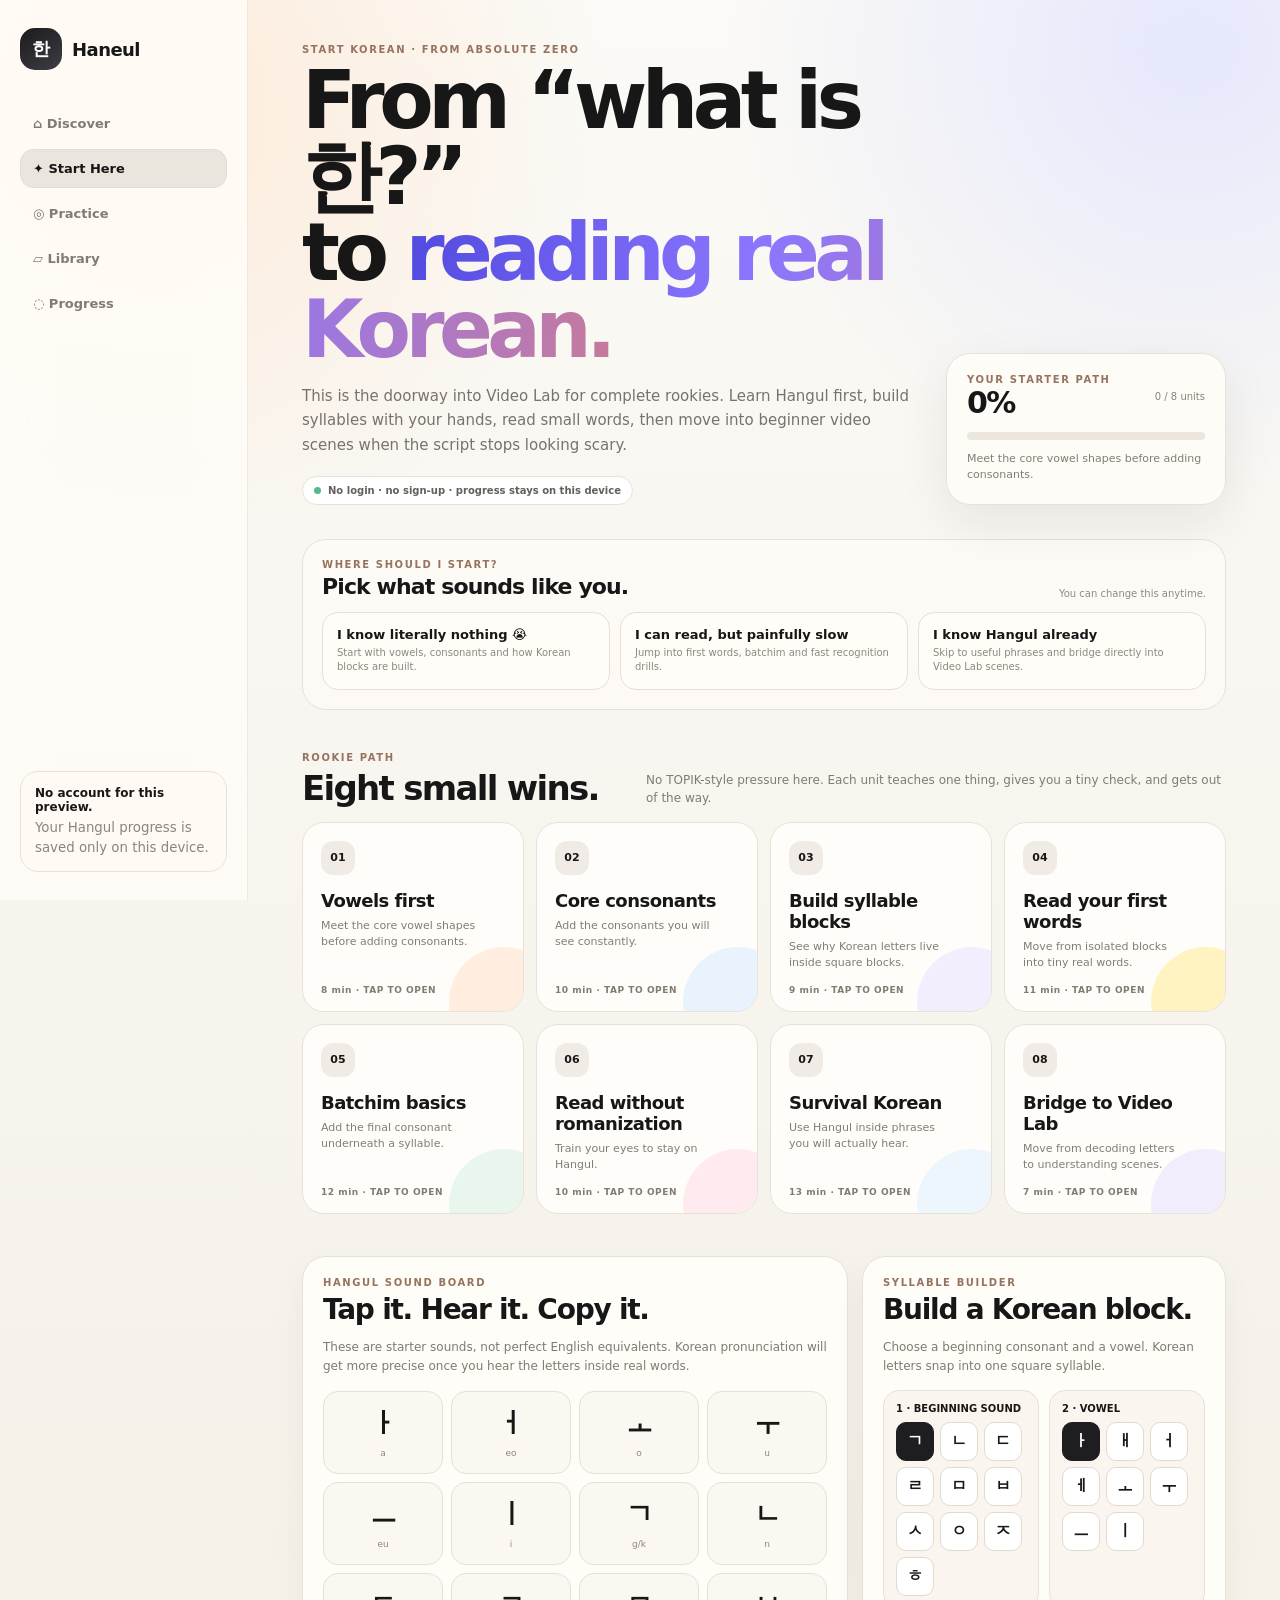
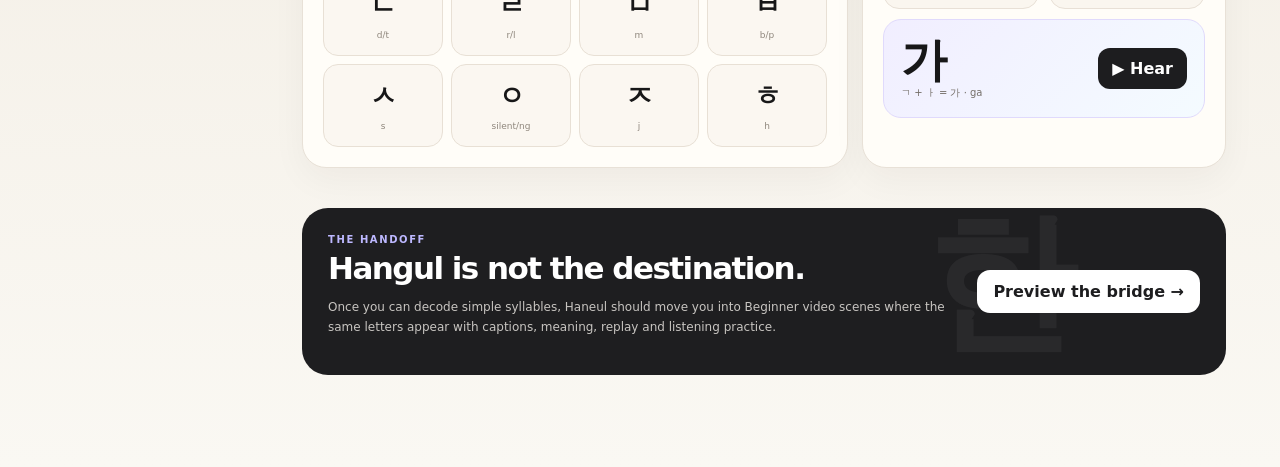
<file: rookie-preview.html>
<!doctype html>
<html lang="en">
<head>
<meta charset="utf-8">
<meta name="viewport" content="width=device-width,initial-scale=1">
<title>Haneul · Start Korean</title>
<meta name="description" content="A no-login Hangul-first beginner path for Haneul Video Lab.">
<style>
:root{
  --ink:#171718;--muted:#77736c;--paper:#f7f4ed;--card:#fffdf8;--line:#e8e1d7;
  --accent:#5d56e8;--accent2:#9a8cff;--mint:#dff4e8;--peach:#ffe5d1;--sky:#dfeeff;--sun:#fff0a6;
  --shadow:0 18px 50px rgba(36,30,20,.08)
}
*{box-sizing:border-box}
html{scroll-behavior:smooth}
body{margin:0;font-family:Inter,ui-sans-serif,system-ui,-apple-system,BlinkMacSystemFont,"Segoe UI",sans-serif;color:var(--ink);
 background:
 radial-gradient(circle at 12% 5%,rgba(255,222,196,.56),transparent 28rem),
 radial-gradient(circle at 93% 2%,rgba(221,225,255,.72),transparent 29rem),
 linear-gradient(180deg,#fbfaf6,#f5f1e9 75%,#faf8f3);
 min-height:100vh}
button,input{font:inherit}
button{color:inherit}
.app{display:grid;grid-template-columns:248px minmax(0,1fr);min-height:100vh}
.side{position:sticky;top:0;height:100vh;padding:28px 20px;background:rgba(255,253,248,.82);backdrop-filter:blur(22px);
 border-right:1px solid rgba(40,32,22,.08);display:flex;flex-direction:column}
.brand{display:flex;align-items:center;font-weight:900;letter-spacing:-.03em;font-size:18px}
.brand b{width:42px;height:42px;border-radius:15px;display:grid;place-items:center;margin-right:10px;color:#fff;background:linear-gradient(145deg,#1b1b1d,#3e3d43)}
.nav{display:grid;gap:6px;margin-top:34px;color:#817b74}
.nav button{border:0;background:transparent;padding:12px 13px;text-align:left;border-radius:14px;font-size:13px;font-weight:760;cursor:pointer}
.nav button:hover{background:#f0ece5}
.nav .on{background:#eae5dd;color:#161616;box-shadow:inset 0 0 0 1px rgba(40,34,24,.04)}
.sideNote{margin-top:auto;border:1px solid var(--line);background:#fffaf3;border-radius:18px;padding:14px}
.sideNote b{display:block;font-size:12px}.sideNote small{display:block;margin-top:4px;color:#8d857a;line-height:1.45}
.main{padding:44px 54px 92px;max-width:1500px}
.ey{font-size:10px;letter-spacing:.16em;font-weight:900;color:#97735f}
.hero{display:grid;grid-template-columns:minmax(0,1fr) 280px;gap:30px;align-items:end}
.hero h1{font-size:clamp(48px,6.2vw,82px);line-height:.96;letter-spacing:-.07em;margin:8px 0 16px;max-width:900px}
.hero h1 em{font-style:normal;background:linear-gradient(100deg,#5149df,#8b76ff 45%,#c67a9b);-webkit-background-clip:text;color:transparent}
.hero p{font-size:15px;line-height:1.65;color:var(--muted);max-width:690px;margin:0}
.previewPill{display:inline-flex;align-items:center;gap:7px;margin-top:18px;padding:8px 11px;border-radius:999px;background:#fff;border:1px solid var(--line);font-size:10px;font-weight:800;color:#635f59}
.previewPill i{width:7px;height:7px;border-radius:50%;background:#53b98b}
.progressCard{background:rgba(255,253,248,.92);border:1px solid var(--line);border-radius:24px;padding:20px;box-shadow:var(--shadow)}
.progressTop{display:flex;align-items:center;justify-content:space-between;gap:12px}
.progressTop strong{font-size:30px;letter-spacing:-.05em}.progressTop span{font-size:10px;color:#8a8379}
.bar{height:8px;border-radius:999px;background:#ece6dd;overflow:hidden;margin-top:12px}
.bar i{display:block;height:100%;width:0;background:linear-gradient(90deg,#5d56e8,#9889ff);border-radius:999px;transition:.25s}
.progressCard p{font-size:11px;color:#847d73;line-height:1.5;margin:11px 0 0}
.jump{margin-top:34px;background:rgba(255,253,248,.72);border:1px solid var(--line);border-radius:24px;padding:19px}
.jumpHead{display:flex;justify-content:space-between;align-items:end;gap:16px;margin-bottom:13px}
.jumpHead h2{margin:4px 0 0;font-size:22px;letter-spacing:-.04em}.jumpHead small{color:#908980;font-size:10px}
.jumpGrid{display:grid;grid-template-columns:repeat(3,1fr);gap:10px}
.jumpChoice{border:1px solid #e7dfd4;background:#fffdf8;border-radius:16px;padding:14px;text-align:left;cursor:pointer;transition:.18s}
.jumpChoice:hover{transform:translateY(-2px);box-shadow:0 12px 30px rgba(30,24,16,.06);border-color:#cfc6f6}
.jumpChoice b{display:block;font-size:13px}.jumpChoice small{display:block;margin-top:4px;color:#8f877c;font-size:10px;line-height:1.45}
.sectionHead{display:flex;align-items:end;justify-content:space-between;gap:20px;margin:42px 0 14px}
.sectionHead h2{font-size:34px;letter-spacing:-.05em;margin:5px 0 0}.sectionHead p{max-width:580px;color:#817b72;font-size:12px;line-height:1.55;margin:0}
.path{display:grid;grid-template-columns:repeat(4,minmax(0,1fr));gap:12px}
.unit{position:relative;border:1px solid var(--line);background:#fffdf9;border-radius:22px;padding:18px;min-height:190px;cursor:pointer;transition:.18s;overflow:hidden}
.unit:hover{transform:translateY(-3px);box-shadow:var(--shadow);border-color:#d8cffc}
.unit.done{background:linear-gradient(145deg,#fffdf8,#f2fbf6)}
.unit:after{content:"";position:absolute;width:110px;height:110px;border-radius:50%;right:-36px;bottom:-46px;background:var(--blob,#eee9ff);opacity:.7}
.unit .num{width:34px;height:34px;border-radius:12px;display:grid;place-items:center;background:#f0ece5;font-size:11px;font-weight:900}
.unit.done .num{background:#daf2e5;color:#267557}
.unit h3{margin:15px 0 7px;font-size:18px;letter-spacing:-.03em}.unit p{font-size:11px;color:#837d74;line-height:1.5;margin:0;max-width:90%}
.unitFoot{position:absolute;left:18px;bottom:16px;font-size:9px;font-weight:850;color:#817b72;letter-spacing:.06em}
.studio{margin-top:42px;display:grid;grid-template-columns:minmax(0,1.2fr) minmax(320px,.8fr);gap:14px}
.panel{background:#fffdf8;border:1px solid var(--line);border-radius:24px;padding:20px;box-shadow:0 12px 35px rgba(35,29,20,.045)}
.panel h2,.panel h3{letter-spacing:-.045em}
.panel h2{font-size:28px;margin:5px 0 7px}.panel p{font-size:12px;color:#817a71;line-height:1.6}
.hangulGrid{display:grid;grid-template-columns:repeat(4,1fr);gap:8px;margin-top:15px}
.sound{border:1px solid #e8e0d5;background:#fbf7f1;border-radius:15px;padding:13px 8px;text-align:center;cursor:pointer}
.sound:hover{background:#f2efff;border-color:#d8d0ff}.sound strong{display:block;font-size:27px}.sound small{font-size:9px;color:#8f877d}
.builder{display:grid;grid-template-columns:1fr 1fr;gap:10px;margin-top:14px}
.picker{border:1px solid #e8e0d6;border-radius:16px;padding:12px;background:#faf6ef}
.picker b{display:block;font-size:10px;margin-bottom:8px}.pills{display:flex;gap:6px;flex-wrap:wrap}
.pills button{border:1px solid #e1d9ce;background:#fff;border-radius:10px;padding:8px 10px;font-weight:850;cursor:pointer}
.pills button.on{background:#1e1e20;color:#fff;border-color:#1e1e20}
.buildResult{margin-top:10px;border-radius:18px;background:linear-gradient(135deg,#f1eeff,#f4fbff);border:1px solid #e0dafc;padding:17px;display:flex;align-items:center;justify-content:space-between;gap:14px}
.buildResult strong{font-size:46px;line-height:1}.buildResult span{display:block;color:#746e68;font-size:10px;margin-top:3px}.buildResult button,.primary,.soft{
 border:0;border-radius:12px;padding:11px 14px;font-weight:850;cursor:pointer}
.buildResult button,.primary{background:#1d1d1f;color:white}.soft{background:#eee9ff;color:#5148ca}
.lessonDrawer{position:fixed;inset:0;z-index:80;background:rgba(24,22,19,.4);backdrop-filter:blur(8px);display:none;padding:24px}
.lessonDrawer.open{display:grid;place-items:center}
.lessonCard{width:min(880px,96vw);max-height:90vh;overflow:auto;background:#fffdf8;border:1px solid #e5ddd2;border-radius:28px;padding:25px;box-shadow:0 35px 110px rgba(28,23,18,.23)}
.lessonTop{display:flex;align-items:flex-start;justify-content:space-between;gap:18px}
.lessonTop h2{font-size:34px;letter-spacing:-.055em;margin:5px 0 6px}.lessonTop p{margin:0;color:#7f786e;font-size:12px;line-height:1.55}
.close{width:38px;height:38px;border-radius:50%;border:1px solid #e3dbd1;background:#fff;cursor:pointer;font-size:20px}
.lessonBody{margin-top:20px;display:grid;gap:13px}
.lessonBlock{border:1px solid #eae2d8;border-radius:18px;padding:16px;background:#fbf8f2}
.lessonBlock h3{margin:0 0 6px;font-size:17px}.lessonBlock p{margin:0;color:#7e776e;line-height:1.6;font-size:12px}
.exampleRow{display:grid;grid-template-columns:1fr auto;gap:12px;align-items:center;padding:10px 0;border-top:1px solid #ede5da}
.exampleRow:first-of-type{border-top:0}.exampleRow b{font-size:22px}.exampleRow span{display:block;color:#80796f;font-size:10px;margin-top:3px}
.listenBtn{border:1px solid #ddd4c8;background:white;border-radius:10px;padding:8px 10px;cursor:pointer;font-weight:850}
.quiz{border:1px solid #ddd6fb;background:#f7f5ff;border-radius:18px;padding:16px}
.quiz h3{margin:0 0 8px}.quizChoices{display:grid;grid-template-columns:repeat(2,1fr);gap:8px}
.quizChoices button{border:1px solid #ded8cf;background:#fff;border-radius:12px;padding:11px;text-align:left;cursor:pointer;font-weight:780}
.quizChoices button.correct{background:#eff9f4;border-color:#b8e4ce;color:#267557}.quizChoices button.wrong{background:#fff0f2;border-color:#efb6bf;color:#a34450}
.lessonActions{display:flex;justify-content:space-between;gap:10px;align-items:center;margin-top:18px;flex-wrap:wrap}
.doneBtn.done{background:#367f62}
.bridge{margin-top:40px;border-radius:26px;background:#1e1e20;color:#fff;padding:26px;display:grid;grid-template-columns:1fr auto;gap:20px;align-items:center;overflow:hidden;position:relative}
.bridge:after{content:"한";position:absolute;right:150px;top:-24px;font-size:150px;font-weight:950;color:rgba(255,255,255,.05)}
.bridge h2{font-size:31px;letter-spacing:-.05em;margin:5px 0 7px}.bridge p{color:#c8c5c1;font-size:12px;line-height:1.6;max-width:650px}
.bridge button{background:white;color:#1d1d1f;border:0;border-radius:13px;padding:12px 16px;font-weight:850;cursor:pointer;position:relative;z-index:1}
.mobileNav{display:none}
.toast{position:fixed;left:50%;bottom:24px;transform:translate(-50%,15px);opacity:0;pointer-events:none;background:#1d1d1f;color:#fff;border-radius:11px;padding:10px 13px;font-size:11px;transition:.2s;z-index:120}
.toast.show{opacity:1;transform:translate(-50%,0)}
@media(max-width:1100px){.path{grid-template-columns:repeat(2,1fr)}.hero{grid-template-columns:1fr}.progressCard{max-width:440px}.studio{grid-template-columns:1fr}}
@media(max-width:820px){
 .app{display:block}.side{display:none}.main{padding:26px 17px 110px}.hero h1{font-size:50px}.jumpGrid{grid-template-columns:1fr}
 .path{grid-template-columns:1fr}.unit{min-height:165px}.sectionHead{display:block}.sectionHead p{margin-top:8px}.hangulGrid{grid-template-columns:repeat(4,1fr)}
 .builder{grid-template-columns:1fr}.bridge{grid-template-columns:1fr}.lessonDrawer{padding:10px}.lessonCard{padding:19px;border-radius:22px;max-height:94vh}
 .mobileNav{position:fixed;display:grid;grid-template-columns:repeat(5,1fr);left:10px;right:10px;bottom:10px;z-index:50;background:rgba(255,253,248,.94);backdrop-filter:blur(18px);border:1px solid #ded6ca;border-radius:18px;padding:6px;box-shadow:0 18px 45px rgba(35,28,20,.14)}
 .mobileNav button{border:0;background:transparent;border-radius:12px;padding:8px 3px;font-size:9px;font-weight:800;color:#7e786f}.mobileNav .on{background:#ece7df;color:#1b1b1c}
}
@media(max-width:480px){.hero h1{font-size:43px}.hangulGrid{grid-template-columns:repeat(3,1fr)}.quizChoices{grid-template-columns:1fr}}
</style>
</head>
<body>
<div class="app">
 <aside class="side">
  <div class="brand"><b>한</b>Haneul</div>
  <div class="nav">
   <button>⌂ Discover</button>
   <button class="on">✦ Start Here</button>
   <button>◎ Practice</button>
   <button>▱ Library</button>
   <button>◌ Progress</button>
  </div>
  <div class="sideNote"><b>No account for this preview.</b><small>Your Hangul progress is saved only on this device.</small></div>
 </aside>
 <main class="main">
  <section class="hero">
   <div>
    <div class="ey">START KOREAN · FROM ABSOLUTE ZERO</div>
    <h1>From “what is 한?”<br>to <em>reading real Korean.</em></h1>
    <p>This is the doorway into Video Lab for complete rookies. Learn Hangul first, build syllables with your hands, read small words, then move into beginner video scenes when the script stops looking scary.</p>
    <div class="previewPill"><i></i>No login · no sign-up · progress stays on this device</div>
   </div>
   <aside class="progressCard">
    <div class="progressTop"><div><div class="ey">YOUR STARTER PATH</div><strong id="progressPct">0%</strong></div><span id="progressText">0 / 8 units</span></div>
    <div class="bar"><i id="progressBar"></i></div>
    <p id="nextText">Start with the six core vowel shapes. Tiny lessons, no giant alphabet dump.</p>
   </aside>
  </section>

  <section class="jump">
   <div class="jumpHead"><div><div class="ey">WHERE SHOULD I START?</div><h2>Pick what sounds like you.</h2></div><small>You can change this anytime.</small></div>
   <div class="jumpGrid">
    <button class="jumpChoice" data-jump="0"><b>I know literally nothing 😭</b><small>Start with vowels, consonants and how Korean blocks are built.</small></button>
    <button class="jumpChoice" data-jump="3"><b>I can read, but painfully slow</b><small>Jump into first words, batchim and fast recognition drills.</small></button>
    <button class="jumpChoice" data-jump="6"><b>I know Hangul already</b><small>Skip to useful phrases and bridge directly into Video Lab scenes.</small></button>
   </div>
  </section>

  <div class="sectionHead"><div><div class="ey">ROOKIE PATH</div><h2>Eight small wins.</h2></div><p>No TOPIK-style pressure here. Each unit teaches one thing, gives you a tiny check, and gets out of the way.</p></div>
  <section class="path" id="path"></section>

  <section class="studio">
   <div class="panel">
    <div class="ey">HANGUL SOUND BOARD</div><h2>Tap it. Hear it. Copy it.</h2><p>These are starter sounds, not perfect English equivalents. Korean pronunciation will get more precise once you hear the letters inside real words.</p>
    <div class="hangulGrid" id="soundBoard"></div>
   </div>
   <div class="panel">
    <div class="ey">SYLLABLE BUILDER</div><h2>Build a Korean block.</h2><p>Choose a beginning consonant and a vowel. Korean letters snap into one square syllable.</p>
    <div class="builder">
     <div class="picker"><b>1 · BEGINNING SOUND</b><div class="pills" id="onsets"></div></div>
     <div class="picker"><b>2 · VOWEL</b><div class="pills" id="vowels"></div></div>
    </div>
    <div class="buildResult"><div><strong id="built">가</strong><span id="builtHint">ㄱ + ㅏ = 가 · ga</span></div><button id="speakBuilt">▶ Hear</button></div>
   </div>
  </section>

  <section class="bridge">
   <div><div class="ey" style="color:#bdb8ff">THE HANDOFF</div><h2>Hangul is not the destination.</h2><p>Once you can decode simple syllables, Haneul should move you into Beginner video scenes where the same letters appear with captions, meaning, replay and listening practice.</p></div>
   <button id="bridgeBtn">Preview the bridge →</button>
  </section>
 </main>
</div>

<nav class="mobileNav">
 <button>⌂<br>Discover</button><button class="on">✦<br>Start</button><button>◎<br>Practice</button><button>▱<br>Library</button><button>◌<br>Progress</button>
</nav>

<div class="lessonDrawer" id="lessonDrawer" aria-hidden="true">
 <article class="lessonCard">
  <div class="lessonTop"><div><div class="ey" id="lessonEy">UNIT 01</div><h2 id="lessonTitle"></h2><p id="lessonIntro"></p></div><button class="close" id="lessonClose" aria-label="Close">×</button></div>
  <div class="lessonBody" id="lessonBody"></div>
  <div class="lessonActions"><button class="soft" id="prevUnit">← Previous</button><button class="primary doneBtn" id="doneUnit">Mark complete</button><button class="soft" id="nextUnit">Next →</button></div>
 </article>
</div>
<div class="toast" id="toast"></div>

<script>
const units=[
 {title:"Vowels first",time:"8 min",blob:"#ffe8d6",desc:"Meet the core vowel shapes before adding consonants.",intro:"Korean gets much easier when the vowel shapes stop looking random.",
  blocks:[
   {h:"Six shapes to lock in",p:"Start with ㅏ a, ㅓ eo, ㅗ o, ㅜ u, ㅡ eu and ㅣ i. Notice where the short stroke points; that visual pattern matters more than memorizing English spellings.",
    ex:[["ㅏ","a · like a in father"],["ㅓ","eo · a Korean vowel with no perfect English match"],["ㅗ","o · lips rounded"],["ㅜ","u · like oo"],["ㅡ","eu · unrounded, central vowel"],["ㅣ","i · like ee"]]},
   {h:"Tiny reading habit",p:"Say the sound once, then look away and redraw the shape. Recognition should become visual, not translated through English."}
  ],quiz:{q:"Which vowel is usually romanized as eo?",choices:["ㅗ","ㅓ","ㅡ","ㅏ"],a:1}},
 {title:"Core consonants",time:"10 min",blob:"#dfeeff",desc:"Add the consonants you will see constantly.",intro:"You do not need the full consonant chart on day one. Start with the high-frequency shapes.",
  blocks:[
   {h:"Starter set",p:"Learn the shape + rough sound together. The exact sound can shift by position, so treat the English letter as a hint.",
    ex:[["ㄱ","g/k"],["ㄴ","n"],["ㄷ","d/t"],["ㄹ","r/l"],["ㅁ","m"],["ㅂ","b/p"],["ㅅ","s"],["ㅇ","silent at the start · ng at the end"],["ㅈ","j"],["ㅎ","h"]]},
   {h:"One rule that saves confusion",p:"ㅇ is special: at the start of a syllable it carries no consonant sound, but at the end it sounds like ng."}
  ],quiz:{q:"Which consonant is the basic m sound?",choices:["ㄴ","ㅁ","ㅂ","ㅎ"],a:1}},
 {title:"Build syllable blocks",time:"9 min",blob:"#eee8ff",desc:"See why Korean letters live inside square blocks.",intro:"Hangul is written in syllable blocks. One block usually contains a starting consonant + vowel, sometimes with a final consonant.",
  blocks:[
   {h:"Two letters become one block",p:"ㄱ + ㅏ becomes 가. ㄴ + ㅓ becomes 너. ㅇ + ㅗ becomes 오 because initial ㅇ is silent.",
    ex:[["가","ㄱ + ㅏ · ga"],["너","ㄴ + ㅓ · neo"],["도","ㄷ + ㅗ · do"],["무","ㅁ + ㅜ · mu"],["이","ㅇ + ㅣ · i"]]},
   {h:"Use the builder on the main page",p:"Change the consonant and vowel and listen to the finished syllable. Your brain learns the block faster when you actively assemble it."}
  ],quiz:{q:"What do ㄱ + ㅏ make?",choices:["거","가","구","기"],a:1}},
 {title:"Read your first words",time:"11 min",blob:"#fff0aa",desc:"Move from isolated blocks into tiny real words.",intro:"Now read left to right by syllable block. Do not chase speed yet.",
  blocks:[
   {h:"Real beginner words",p:"Read the Korean first. Then check the romanization only if you get stuck.",
    ex:[["아이","ai · child"],["오이","oi · cucumber"],["우유","uyu · milk"],["바다","bada · sea"],["나라","nara · country"],["머리","meori · head"],["사람","saram · person"],["우리","uri · we / our"]]},
   {h:"Important habit",p:"Cover the romanization after one pass. Haneul should eventually make you read 한글 directly, not English letters under it."}
  ],quiz:{q:"Which word means sea?",choices:["머리","바다","우리","나라"],a:1}},
 {title:"Batchim basics",time:"12 min",blob:"#dff4e8",desc:"Add the final consonant underneath a syllable.",intro:"A consonant at the bottom of a block is called 받침 (batchim). It closes the syllable.",
  blocks:[
   {h:"See the bottom consonant",p:"Compare 가 with 각. The extra ㄱ at the bottom closes the syllable. Start by noticing it before learning every pronunciation rule.",
    ex:[["각","gak"],["산","san · mountain"],["집","jip · house"],["밥","bap · rice / meal"],["물","mul · water"],["국","guk · soup / country in compounds"],["한국","hanguk · Korea"]]},
   {h:"Do not overcomplicate day one",p:"Final consonants can change sound next to following syllables. For now, learn to spot the batchim and hear it in clean examples."}
  ],quiz:{q:"Which word has ㄹ as batchim?",choices:["밥","집","물","국"],a:2}},
 {title:"Read without romanization",time:"10 min",blob:"#ffe3eb",desc:"Train your eyes to stay on Hangul.",intro:"Romanization is useful as a temporary crutch. This unit starts taking it away.",
  blocks:[
   {h:"One-second decoding",p:"Look at each word for one second, say what you can, then tap Hear. Repeat until you recognize the shape as a whole.",
    ex:[["사람","person"],["한국","Korea"],["우유","milk"],["바다","sea"],["머리","head"],["물","water"]]},
   {h:"Speed comes from chunks",p:"You do not become fast by forcing your eyes. You become fast by seeing 사 + 람 and then eventually 사람 as a familiar chunk."}
  ],quiz:{q:"Read 한국. Which romanization is closest?",choices:["hanguk","hangul","hangun","hangok"],a:0}},
 {title:"Survival Korean",time:"13 min",blob:"#e6f4ff",desc:"Use Hangul inside phrases you will actually hear.",intro:"Now the alphabet starts paying rent. These phrases show up everywhere in beginner Korean.",
  blocks:[
   {h:"Useful first phrases",p:"Read the Korean first, then listen. The goal is recognition, not perfect speaking yet.",
    ex:[["안녕하세요","annyeonghaseyo · hello"],["감사합니다","gamsahamnida · thank you"],["네","ne · yes"],["아니요","aniyo · no"],["괜찮아요","gwaenchanayo · it is okay"],["주세요","juseyo · please give me"],["뭐예요?","mwoyeyo? · what is it?"],["어디예요?","eodiyeyo? · where is it?"]]},
   {h:"One phrase, many videos",p:"When you meet these inside real clips, Haneul can highlight the exact caption and let you replay the moment instead of memorizing them in isolation."}
  ],quiz:{q:"Which phrase means “thank you”?",choices:["괜찮아요","주세요","감사합니다","아니요"],a:2}},
 {title:"Bridge to Video Lab",time:"7 min",blob:"#ece7ff",desc:"Move from decoding letters to understanding scenes.",intro:"If you can read simple syllables, you are ready to stop living only inside alphabet lessons.",
  blocks:[
   {h:"What happens next",p:"Beginner videos should show Korean captions first, then give meaning, replay, word explanation and short practice on the same scene.",
    ex:[["안녕하세요","You recognize the greeting before translation."],["주세요","You notice it inside a request."],["어디예요?","You catch the question shape in context."]]},
   {h:"Your new goal",p:"Do not wait until Hangul feels perfect. The next stage is reading + listening together in real Korean, while still returning here when a letter pattern trips you up."}
  ],quiz:{q:"Best next step after basic Hangul decoding?",choices:["Memorize 5,000 words first","Only study romanization","Use beginner Korean scenes with captions","Avoid listening until TOPIK II"],a:2}}
];

const sounds=[["ㅏ","a"],["ㅓ","eo"],["ㅗ","o"],["ㅜ","u"],["ㅡ","eu"],["ㅣ","i"],["ㄱ","g/k"],["ㄴ","n"],["ㄷ","d/t"],["ㄹ","r/l"],["ㅁ","m"],["ㅂ","b/p"],["ㅅ","s"],["ㅇ","silent/ng"],["ㅈ","j"],["ㅎ","h"]];
const onsetData=[["ㄱ",0,"g"],["ㄴ",2,"n"],["ㄷ",3,"d"],["ㄹ",5,"r"],["ㅁ",6,"m"],["ㅂ",7,"b"],["ㅅ",9,"s"],["ㅇ",11,""],["ㅈ",12,"j"],["ㅎ",18,"h"]];
const vowelData=[["ㅏ",0,"a"],["ㅐ",1,"ae"],["ㅓ",4,"eo"],["ㅔ",5,"e"],["ㅗ",8,"o"],["ㅜ",13,"u"],["ㅡ",18,"eu"],["ㅣ",20,"i"]];
const key="haneulRookiePreview:v1";
let state={done:[],onset:0,vowel:0};
try{state={...state,...JSON.parse(localStorage.getItem(key)||"{}")}}catch{}
let current=0;
const $=id=>document.getElementById(id);
function save(){localStorage.setItem(key,JSON.stringify(state));renderProgress();renderPath()}
function toast(msg){const t=$("toast");t.textContent=msg;t.classList.add("show");clearTimeout(window.__tt);window.__tt=setTimeout(()=>t.classList.remove("show"),1700)}
function speak(text,rate=.78){try{speechSynthesis.cancel();const u=new SpeechSynthesisUtterance(text);u.lang="ko-KR";u.rate=rate;speechSynthesis.speak(u)}catch{toast("Korean speech is not available in this browser.")}}
function renderProgress(){
 const count=state.done.length,pct=Math.round(count/units.length*100);
 $("progressPct").textContent=pct+"%";$("progressText").textContent=count+" / "+units.length+" units";$("progressBar").style.width=pct+"%";
 const next=units.findIndex((_,i)=>!state.done.includes(i));
 $("nextText").textContent=next<0?"Starter path complete — time to use Beginner video scenes.":units[next].desc;
}
function renderPath(){
 $("path").innerHTML=units.map((u,i)=>'<article class="unit '+(state.done.includes(i)?"done":"")+'" style="--blob:'+u.blob+'" data-unit="'+i+'"><div class="num">'+(state.done.includes(i)?"✓":String(i+1).padStart(2,"0"))+'</div><h3>'+u.title+'</h3><p>'+u.desc+'</p><div class="unitFoot">'+u.time+' · TAP TO OPEN</div></article>').join("");
 document.querySelectorAll("[data-unit]").forEach(el=>el.onclick=()=>openUnit(+el.dataset.unit))
}
function rowHTML(ex){return ex.map(([ko,meta])=>'<div class="exampleRow"><div><b>'+ko+'</b><span>'+meta+'</span></div><button class="listenBtn" data-speak="'+encodeURIComponent(ko)+'">▶ Hear</button></div>').join("")}
function openUnit(i){
 current=Math.max(0,Math.min(units.length-1,i));const u=units[current];
 $("lessonEy").textContent="UNIT "+String(current+1).padStart(2,"0")+" · "+u.time.toUpperCase();
 $("lessonTitle").textContent=u.title;$("lessonIntro").textContent=u.intro;
 $("lessonBody").innerHTML=u.blocks.map(b=>'<section class="lessonBlock"><h3>'+b.h+'</h3><p>'+b.p+'</p>'+(b.ex?rowHTML(b.ex):"")+'</section>').join("")+
 '<section class="quiz"><div class="ey">TINY CHECK</div><h3>'+u.quiz.q+'</h3><div class="quizChoices">'+u.quiz.choices.map((c,j)=>'<button data-answer="'+j+'">'+c+'</button>').join("")+'</div></section>';
 document.querySelectorAll("[data-speak]").forEach(b=>b.onclick=()=>speak(decodeURIComponent(b.dataset.speak)));
 document.querySelectorAll("[data-answer]").forEach(b=>b.onclick=()=>{const j=+b.dataset.answer;document.querySelectorAll("[data-answer]").forEach(x=>x.disabled=true);b.classList.add(j===u.quiz.a?"correct":"wrong");if(j!==u.quiz.a)document.querySelector('[data-answer="'+u.quiz.a+'"]').classList.add("correct");toast(j===u.quiz.a?"Nice — that one is locked in.":"Close. Check the highlighted answer and try the sound again.")});
 const done=state.done.includes(current);$("doneUnit").textContent=done?"✓ Completed":"Mark complete";$("doneUnit").classList.toggle("done",done);
 $("prevUnit").disabled=current===0;$("nextUnit").disabled=current===units.length-1;
 $("lessonDrawer").classList.add("open");$("lessonDrawer").setAttribute("aria-hidden","false")
}
function closeUnit(){$("lessonDrawer").classList.remove("open");$("lessonDrawer").setAttribute("aria-hidden","true")}
$("lessonClose").onclick=closeUnit;$("lessonDrawer").onclick=e=>{if(e.target===$("lessonDrawer"))closeUnit()};
$("prevUnit").onclick=()=>openUnit(current-1);$("nextUnit").onclick=()=>openUnit(current+1);
$("doneUnit").onclick=()=>{if(state.done.includes(current))state.done=state.done.filter(x=>x!==current);else state.done=[...state.done,current].sort((a,b)=>a-b);save();openUnit(current);toast(state.done.includes(current)?"Unit completed.":"Marked incomplete.")};
document.querySelectorAll("[data-jump]").forEach(b=>b.onclick=()=>{openUnit(+b.dataset.jump)});
$("soundBoard").innerHTML=sounds.map(([ko,latin])=>'<button class="sound" data-sound="'+encodeURIComponent(ko)+'"><strong>'+ko+'</strong><small>'+latin+'</small></button>').join("");
document.querySelectorAll("[data-sound]").forEach(b=>b.onclick=()=>speak(decodeURIComponent(b.dataset.sound),.7));
function renderBuilder(){
 $("onsets").innerHTML=onsetData.map((x,i)=>'<button class="'+(state.onset===i?"on":"")+'" data-onset="'+i+'">'+x[0]+'</button>').join("");
 $("vowels").innerHTML=vowelData.map((x,i)=>'<button class="'+(state.vowel===i?"on":"")+'" data-vowel="'+i+'">'+x[0]+'</button>').join("");
 document.querySelectorAll("[data-onset]").forEach(b=>b.onclick=()=>{state.onset=+b.dataset.onset;save();renderBuilder()});
 document.querySelectorAll("[data-vowel]").forEach(b=>b.onclick=()=>{state.vowel=+b.dataset.vowel;save();renderBuilder()});
 const o=onsetData[state.onset],v=vowelData[state.vowel],syll=String.fromCharCode(0xAC00+((o[1]*21)+v[1])*28);
 $("built").textContent=syll;$("builtHint").textContent=o[0]+" + "+v[0]+" = "+syll+" · "+(o[2]+v[2]||v[2]);
 $("speakBuilt").onclick=()=>speak(syll,.7)
}
$("bridgeBtn").onclick=()=>{openUnit(7)};
renderPath();renderProgress();renderBuilder();
</script>
</body>
</html>
</file>
